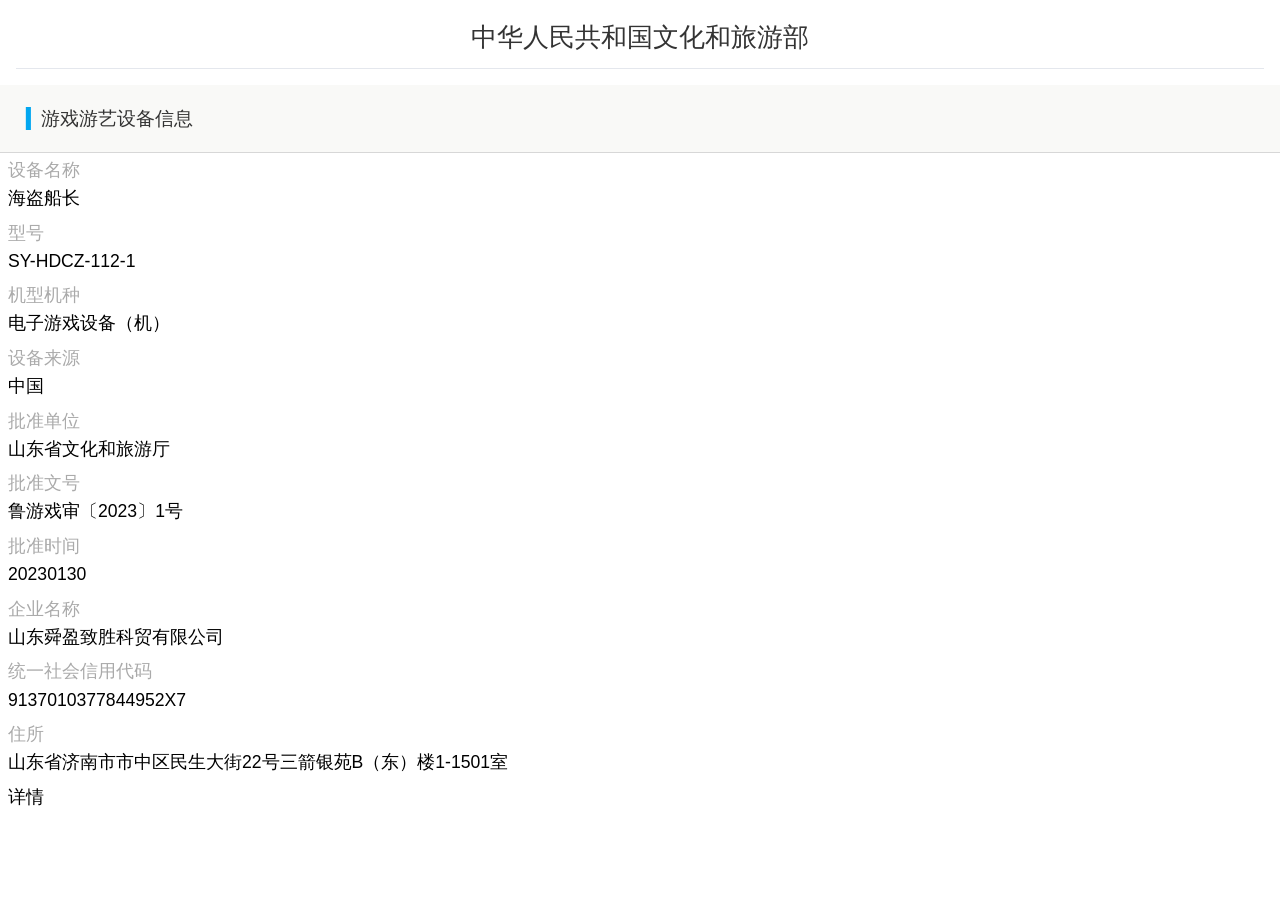
<file: machine.html>
<!DOCTYPE html>
<html lang="en">

<head>
    <meta charset="UTF-8">
    <meta name="viewport" content="width=device-width, initial-scale=1.0, maximum-scale=1.0, user-scalable=no">
    <meta http-equiv="X-UA-Compatible" content="ie=edge">
    <!--
        原先这里有一段基于 devicePixelRatio 的 rem/dpr 自适应脚本(flexible.js)。
        它会把 body 的 font-size 设成 12 * dpr（iPhone 上 dpr 常为 2 或 3，
        body 字号就变成 24px~36px），而页面里几乎所有文字用的都是百分比
        font-size(160%/150%/120%/110%)，全部在这个偏大的基准上再放大，
        导致在真机上文字巨大、换行错乱。
        另外这个脚本还会往 <head> 里插入自己的 viewport meta，但本页始终是
        被 template.html 用 <iframe> 嵌入展示的——移动端浏览器不会读取
        iframe 内部文档自己的 viewport meta，所以这段脚本唯一真正生效的
        部分就是那个把字号搞乱的 body.style.fontSize，有害无益，故整体移除，
        改为固定、可预测的字号基准。
    -->
    <title>&lrm;</title>
</head>
<style>
    @charset "utf-8";

    html {
        color: #333;
        background: #fff;
        overflow-y: scroll;
        -webkit-text-size-adjust: 100%;
        -ms-text-size-adjust: 100%;
        font-size: 16px;
    }

    body {
        /* 根据屏幕实际宽度(vw)在 12px~16px 之间平滑缩放，
           比固定 14px 更贴合不同尺寸手机，
           且不依赖 devicePixelRatio，不会在高分屏上被放大出错。 */
        font-size: clamp(12px, 3.6vw, 16px);
    }

    html * {
        outline: 0;
        -webkit-text-size-adjust: none;
        -webkit-tap-highlight-color: rgba(0, 0, 0, 0)
    }

    html,
    body {
        font-family: sans-serif
    }

    body,
    div,
    dl,
    dt,
    dd,
    ul,
    ol,
    li,
    h1,
    h2,
    h3,
    h4,
    h5,
    h6,
    pre,
    code,
    form,
    fieldset,
    legend,
    input,
    textarea,
    p,
    blockquote,
    th,
    td,
    hr,
    button,
    article,
    aside,
    details,
    figcaption,
    figure,
    footer,
    header,
    hgroup,
    menu,
    nav,
    section {
        margin: 0;
        padding: 0
    }

    input,
    select,
    textarea {
        font-size: 120%
    }

    table {
        border-collapse: collapse;
        border-spacing: 0
    }

    fieldset,
    img {
        border: 0
    }

    abbr,
    acronym {
        border: 0;
        font-variant: normal
    }

    del {
        text-decoration: line-through
    }

    address,
    caption,
    cite,
    code,
    dfn,
    em,
    th,
    var {
        font-style: normal;
        font-weight: 500
    }

    ol,
    ul {
        list-style: none
    }

    caption,
    th {
        text-align: left
    }

    h1,
    h2,
    h3,
    h4,
    h5,
    h6 {
        font-size: 120%;
        font-weight: 500
    }

    q:before,
    q:after {
        content: ''
    }

    sub,
    sup {
        font-size: 75%;
        line-height: 0;
        position: relative;
        vertical-align: baseline
    }

    sup {
        top: -.5em
    }

    sub {
        bottom: -.25em
    }

    a:hover {
        text-decoration: underline
    }

    ins,
    a {
        text-decoration: none
    }

    .container {
        background: #fff;
    }

    .top {
        border-width: 0px;
        overflow: hidden;
        width: 100%;
        background: linear-gradient(116.457856204838deg, #ffffff 0%, #ffffff 100%);
    }

    .top-first {
        text-align: center;
        border-bottom: 1px solid #e4e7ed;
        margin: 1em;
        margin-top: 20px;
    }

    .top-first .p-first {
        font-size: 160%;
        margin-bottom: .5em;
    }

    .top-first .p-second {
        font-size: 120%;
        margin-bottom: .7em
    }

    .top-second {
        margin: 1em;
        font-size: 120%;
    }

    .top-second ul li {
        display: inline-block;
        width: 100%;
        margin-bottom: .5em;
    }

    .first {
        line-height: 400%;
        background: inherit;
        background-color: rgba(249, 249, 247, 1);
        box-sizing: border-box;
        border-width: 1px;
        border-style: solid;
        border-color: rgba(215, 215, 215, 1);
        border-left: 0px;
        border-top: 0px;
        border-right: 0px;
        border-radius: 0px;
        border-bottom-right-radius: 0px;
        border-bottom-left-radius: 0px;
        -moz-box-shadow: none;
        -webkit-box-shadow: none;
        box-shadow: none;
    }

    .first .xd {
        margin: 1em;
        font-family: 'Arial Negreta', 'Arial Normal', 'Arial', sans-serif;
        font-weight: bold;
        font-style: normal;
        font-size: 150%;
        color: #02A7F0;
        text-align: right;
        margin-right: 10px;
        text-shadow: 2px 0 0 #02A7F0;
    }

    .first span:nth-child(2) {
        font-size: 120%;
    }

    .ycxx-line {
        border-bottom: 1px solid grey;
        padding-bottom: 0.2rem;
    }

    /* ==== 只改了下面 .ycxx 这一块：一列 + 全显示 ==== */
    .ycxx {
        margin: 0.2rem 0.5rem;
        font-size: 110%;
    }

    .ycxx-content {
        display: flex;
        flex-direction: column;
        line-height: 1.6;
        align-items: flex-start;
        margin-bottom: 0.4rem;
    }

    .ycxx-content .ycxx-left {
        display: flex;
        flex-direction: column;
        width: 100%;
    }

    .ycxx-left span:nth-child(1) {
        color: #AAAAAA;
    }

    .ycxx-left span:nth-child(2) {
        color: #000;
        word-break: break-all;
        overflow-wrap: break-word;
        white-space: normal;
    }
    /* ==== 改动到此结束，下面照抄原版 ==== */

    .ycxx-right span:nth-child(1) {
        color: #AAAAAA;
    }

    .yccs-left {
        width: 80%;
    }

    .yccs-right {
        float: right;
    }

    .bottom {
        margin-bottom: 0.5em;
        position: relative;
        margin-right: 0.7rem;
        float: right;
        line-height: 0.6rem;
        font-size: 120%;
        text-align: right;
    }

    textarea {
        margin: 0.2rem;
        width: 100%;
        height: fit-content;
        border: 1px solid #f2f2f2;
    }

    html,
    body,
    img {
        padding: 0;
        margin: 0;
        vertical-align: bottom;
        display: block
    }
</style>

<body>
<div class="container">
    <div class="top">
        <div class="top-first">
            <p class="p-first">中华人民共和国文化和旅游部</p>
        </div>
    </div>

    <div class="first">
        <span class="xd">|</span><span>游戏游艺设备信息</span>
    </div>
    <div class="ycxx">
        <div class="ycxx-content">
            <div class="ycxx-left">
                <span>设备名称</span>
                <span>海盗船长</span>
            </div>
        </div>
        <div class="ycxx-content">
            <div class="ycxx-left">
                <span>型号</span>
                <span>SY-HDCZ-112-1</span>
            </div>
        </div>
        <div class="ycxx-content">
            <div class="ycxx-left">
                <span>机型机种</span>
                <span>电子游戏设备（机）</span>
            </div>
        </div>
        <div class="ycxx-content">
            <div class="ycxx-left">
                <span>设备来源</span>
                <span>中国 </span>
            </div>
        </div>
        <div class="ycxx-content">
            <div class="ycxx-left">
                <span>批准单位</span>
                <span>山东省文化和旅游厅</span>
            </div>
        </div>
        <div class="ycxx-content">
            <div class="ycxx-left">
                <span>批准文号</span>
                <span>鲁游戏审〔2023〕1号</span>
            </div>
        </div>
        <div class="ycxx-content">
            <div class="ycxx-left">
                <span>批准时间</span>
                <span>20230130</span>
            </div>
        </div>
        <div class="ycxx-content">
            <div class="ycxx-left">
                <span>企业名称</span>
                <span>山东舜盈致胜科贸有限公司</span>
            </div>
        </div>
        <div class="ycxx-content">
            <div class="ycxx-left">
                <span>统一社会信用代码</span>
                <span>9137010377844952X7</span>
            </div>
        </div>
        <div class="ycxx-content">
            <div class="ycxx-left">
                <span>住所</span>
                <span>山东省济南市市中区民生大街22号三箭银苑B（东）楼1-1501室</span>
            </div>
        </div>
        <div class="ycxx-content">
            <div class="ycxx-left">
                <span> </span>
                <span><a onclick="tohref()">详情</a></span>
            </div>
        </div>
    </div>
</div>
</body>
<script>
      function postHeightToParent(){
        var h = document.body.scrollHeight;
        if (window.parent && window.parent !== window) {
            window.parent.postMessage({ type: 'machineHeight', height: h }, '*');
        }
    }
    window.addEventListener('load', postHeightToParent);
    window.addEventListener('resize', postHeightToParent);

    setTimeout(postHeightToParent, 500);

    function tohref(){
        var url='http://gs.sdyygl.com:10088/eiod/mbDevice.html?id=10000070&areaCode=370000&showQrcode=true';
        if(url==null||url==""||url=="null"||url=="undefined"){
            alert("暂无详情");
        }
        if(url.includes("http")){
            window.location.href=url;
        }else {
            window.location.href="https://"+url;
        }
    }
</script>
</html>
</file>
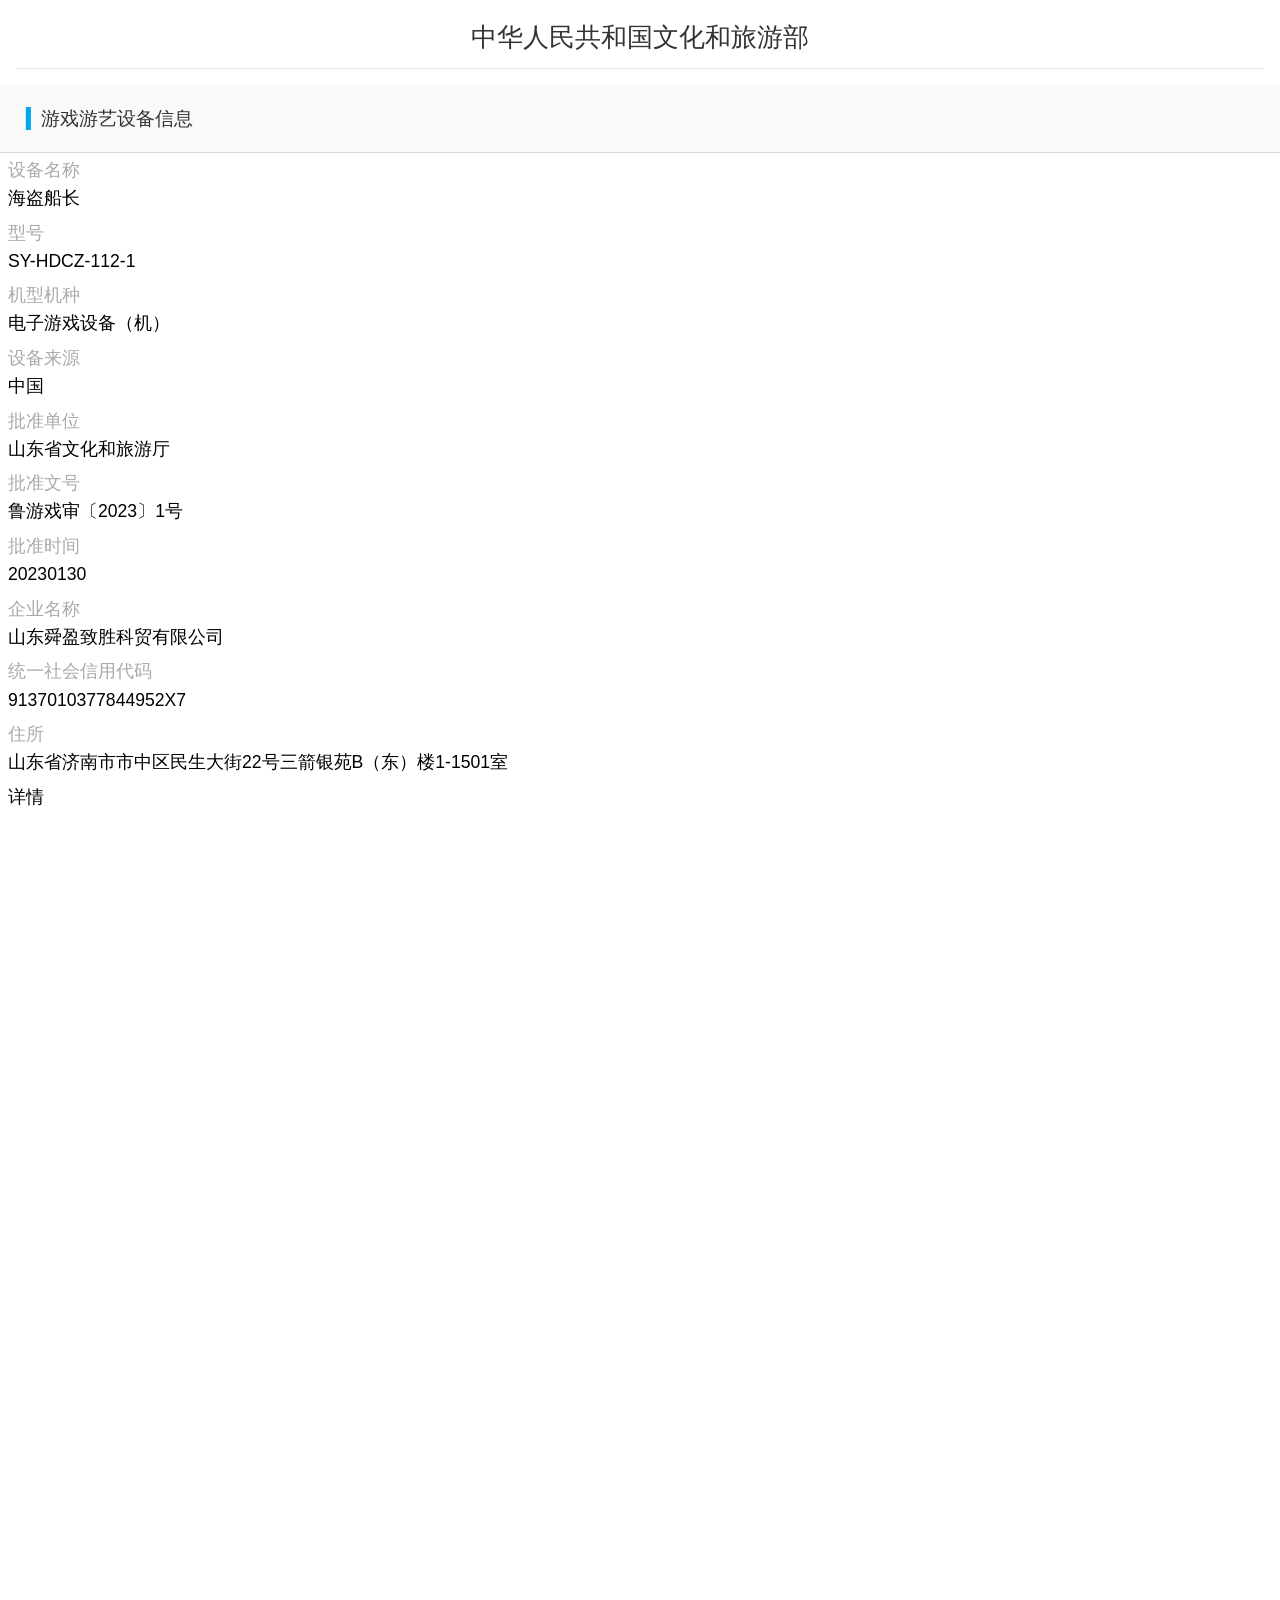
<file: template.html>
<html>
<head>
    <title>畅凯动漫游艺设备电子标识</title>
	<meta name="viewport" content="width=device-width, initial-scale=1, user-scalable=no"/>
	<style>
		body,.page-wrap {
			width: 100%;
            height: 100%;
			margin: 0;
			padding: 0;
		}
		.page-wrap .device-info .header{
			width: 100%;
			height: 45px;
			font-size: 18px;
			font-weight: 400;
			background-color: rgb(49, 63, 86);
			color: rgba(255, 255, 255, 1);
			display: flex;
			align-items: center;
			justify-content: center;
		}
        .item-list {
            padding: 10px 30px 0 20px;
        }
        .item-list  .list {
            display: flex;
            font-size: 14px;
            font-weight: 400;
            color: rgba(0, 0, 0, 1);
            line-height: 26px;
        }
        .item-list  .list .label {
             width: 70px;
             flex-shrink: 0;
             margin-right: 15px;
         }
        .tips {
            padding: 0 20px;
            font-size: 14px;
            margin: 15px 0;
        }
        .device-info .foot {
            background-color: rgb(239, 239, 244);
            text-align: center;
            font-size: 12px;
            font-weight: 400;
            color: rgba(0, 0, 0, 1);
            line-height: 20px;
            padding: 12px 0 12px 0;
        }
		.device-info .foot a {
			color: #000;
			text-decoration: none;
        }
        .page-wrap{
            display: none;
        }
    </style>
</head>
<body>
    <div class="page-wrap">
	<div class="draw-page">
		<iframe id="machineFrame" src="machine.html" frameBorder=0 marginwidth=0 marginheight=0 scrolling="no" width="100%" height="400" style="border:0; display:block;"></iframe>
	</div>
	<div class="device-info">
		<div class="header">场地与设备信息</div>
        <div class="item-list">
            <div class="list">
                <div class="label">所在场地:</div>																									
                <div>上海角艺游科技有限公司</div>
            </div>
			<div class="list">
                <div class="label">设备编号:</div>
                <div>3739851</div>
            </div>
            <div class="list">
                <div class="label">销售厂家:</div>
                <div>广州畅凯动漫科技有限公司</div>
            </div>
            
        </div>
	    <img src='biaoshi.jpg' width='100%'>       <img src='authorization.jpg' width='100%'> <div class="foot">
            <div class="foot-item">

			</div>			
        </div>
    
	</div>
</div>




</body>

<script>
    window.pageConfig = {
        active : '1',
        officialQrContentUrl : ""
    }

    pageConfig.active == 0 ? location.href = pageConfig.officialQrContentUrl :  document.querySelector('.page-wrap').style.display = 'block';


    window.addEventListener('message', function (e) {
        if (e.data && e.data.type === 'machineHeight') {
            var frame = document.getElementById('machineFrame');
            if (frame && e.data.height) {
                frame.style.height = e.data.height + 'px';
            }
        }
    });
</script>
</html>
</file>
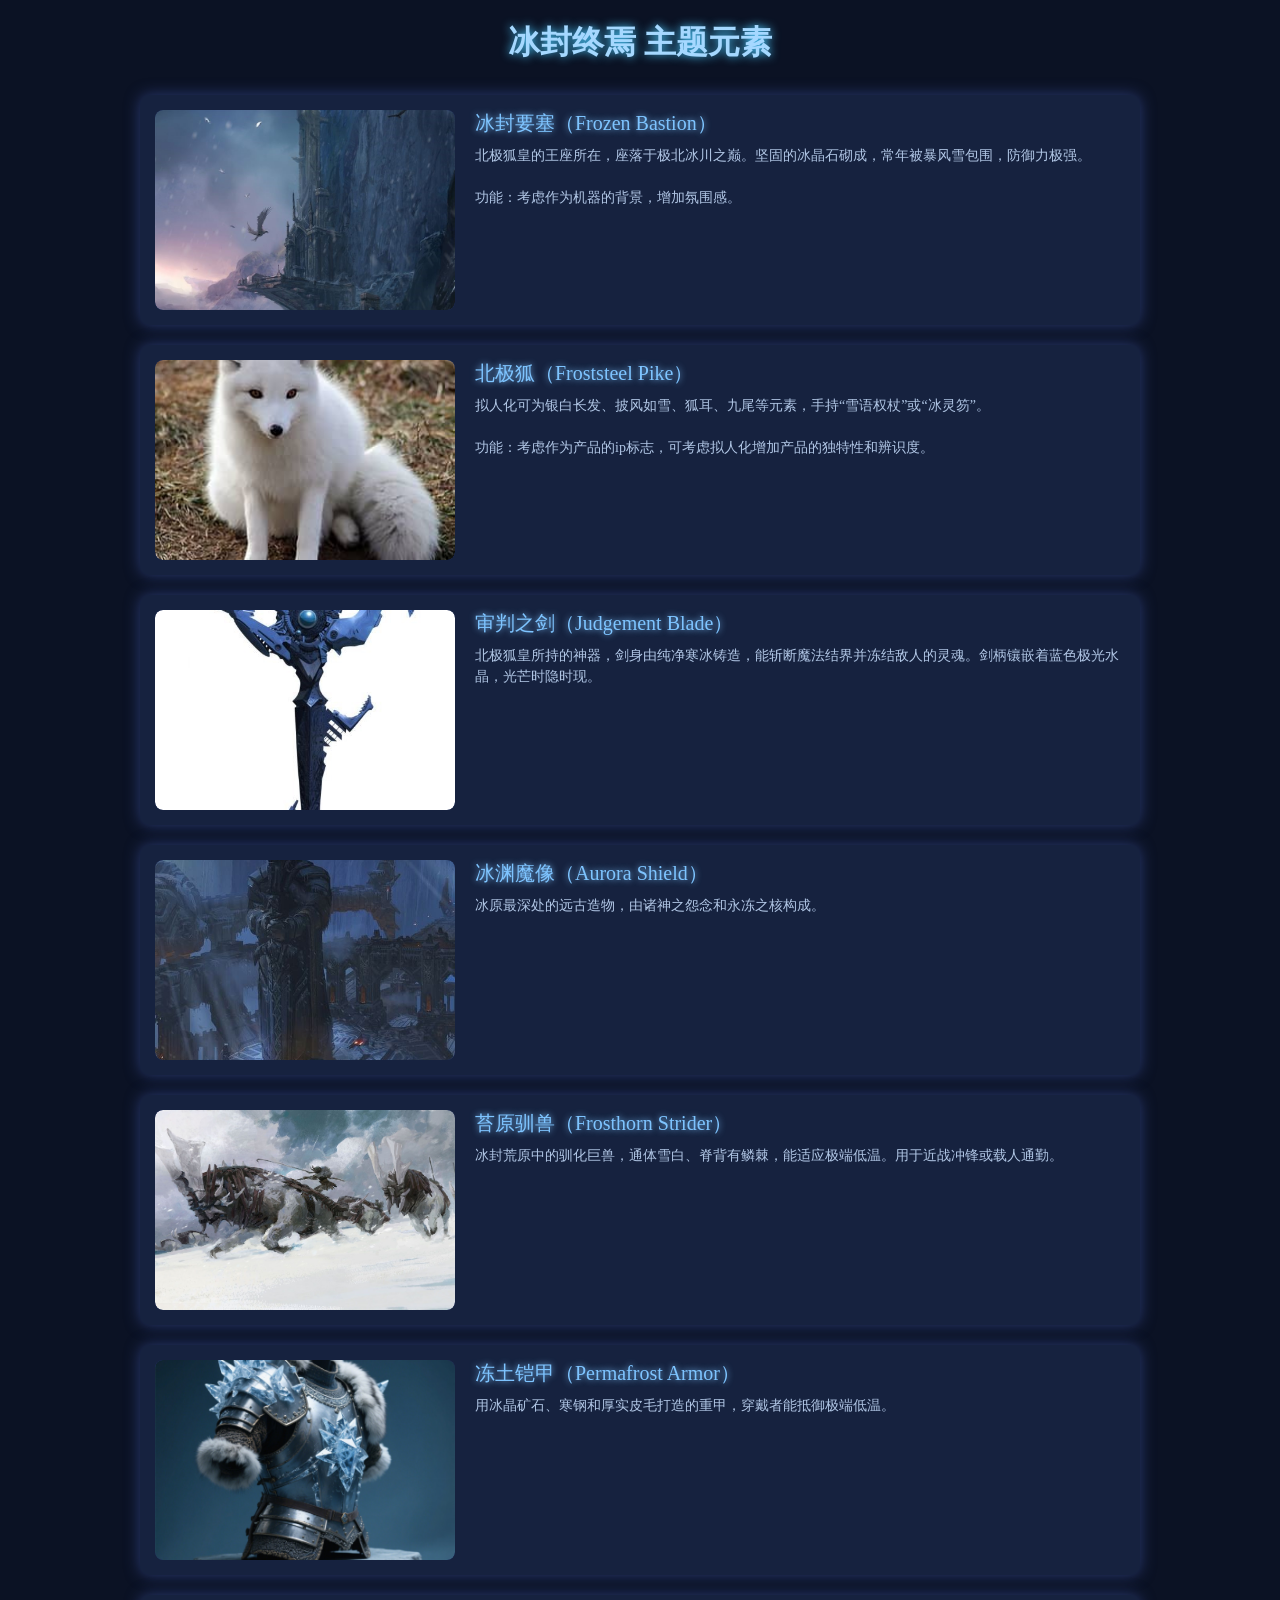
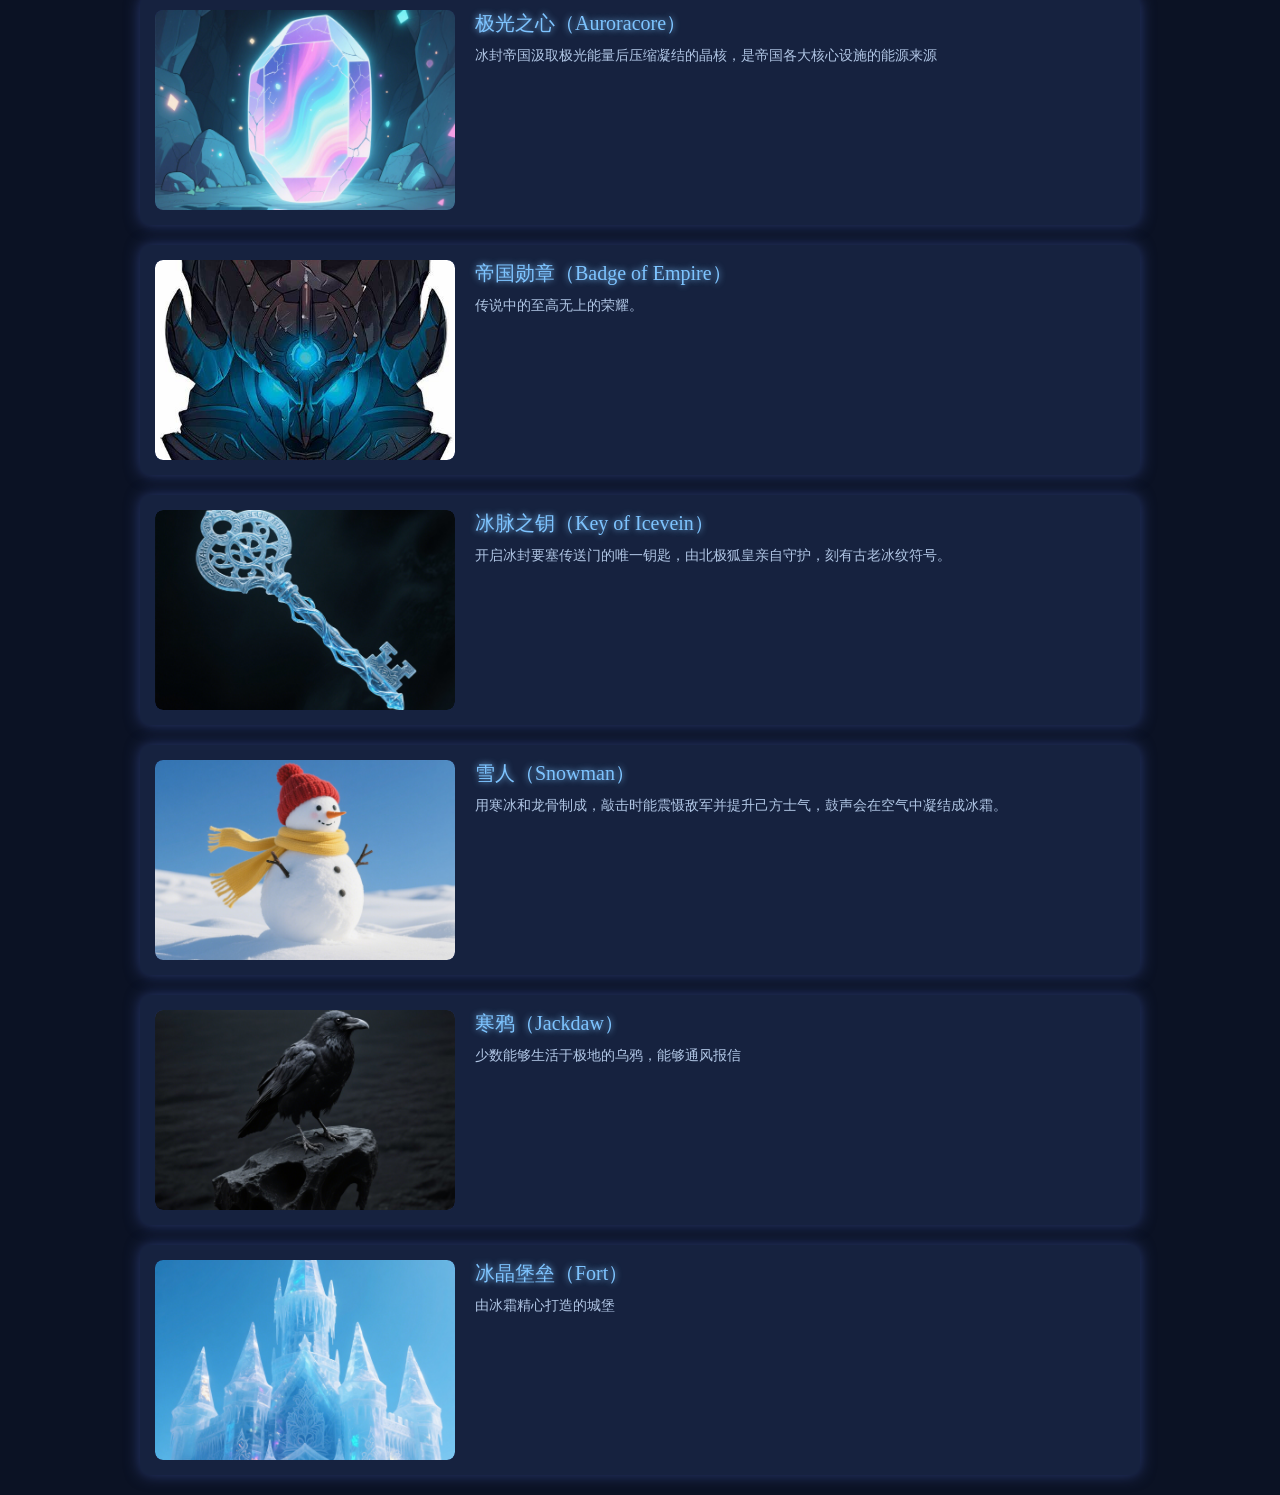
<file: topic/冰封终焉1.html>
<!DOCTYPE html>
<html lang="zh-CN">
<head>
<meta charset="UTF-8" />
<meta name="viewport" content="width=device-width, initial-scale=1" />
<title>冰封终焉  题元素</title>
<style>
  body {
    background: #0b1224;
    color: #d0e6f9;
    font-family: "宋体", "Times New Roman", sans-serif;
    margin: 20px;
  }
  h1 {
    text-align: center;
    color: #a5d8ff;
    margin-bottom: 30px;
    text-shadow: 0 0 10px #4acaff;
  }
  .element-list {
    max-width: 1000px;
    margin: 0 auto;
  }
  .element {
    display: flex;
    background: #16223f;
    border-radius: 10px;
    margin-bottom: 20px;
    padding: 15px;
    box-shadow: 0 0 15px #2a3a70;
  }
.img-placeholder {
  flex: 0 0 300px;
  aspect-ratio: 3 / 2; /* 保持3:2比例框，可自动伸缩高度 */
  background: #20305f;
  border-radius: 8px;
  margin-right: 20px;
  overflow: hidden;
  display: flex;
  align-items: center;
  justify-content: center;
}

.img-placeholder img {
  width: 100%;
  height: 100%;
  object-fit: cover;      /* 保持比例填满裁剪 */
  object-position: center; /* 居中对齐 */
  border-radius: 8px;
}

  .element-content {
    flex: 1;
  }
  .element-title {
    font-size: 20px;
    color: #7ec4ff;
    margin-bottom: 8px;
    text-shadow: 0 0 6px #7ec4ff;
  }
  .element-desc {
    font-size: 14px;
    line-height: 1.5em;
    color: #c9e0ffdd;
  }
  @media (max-width: 600px) {
    .element {
      flex-direction: column;
      align-items: center;
    }
    .img-placeholder {
      margin-right: 0;
      margin-bottom: 12px;
      width: 80%;
      height: auto;
      aspect-ratio: 3 / 2;
    }
    .element-content {
      text-align: center;
    }
  }
</style>
</head>
<body>

<h1>冰封终焉     主题元素</h1>

<div class="element-list">

  <div class="element">
    <div class="img-placeholder">
      <img src="frost.jpg" alt="冰封要塞" />
    </div>
    <div class="element-content">
      <div class="element-title">冰封要塞（Frozen Bastion）</div>
      <div class="element-desc">
        北极狐皇的王座所在，座落于极北冰川之巅。坚固的冰晶石砌成，常年被暴风雪包围，防御力极强。
        <br><br>功能：考虑作为机器的背景，增加氛围感。
      </div>
    </div>
  </div>

 <div class="element">
    <div class="img-placeholder">
      <img src="huli.jpg" alt="北极狐" />
    </div>
    <div class="element-content">
      <div class="element-title">北极狐（Froststeel Pike）</div>
      <div class="element-desc">
        拟人化可为银白长发、披风如雪、狐耳、九尾等元素，手持“雪语权杖”或“冰灵笏”。
        <br><br>功能：考虑作为产品的ip标志，可考虑拟人化增加产品的独特性和辨识度。
      </div>
    </div>
  </div>

  <div class="element">
    <div class="img-placeholder">
      <img src="sword.jpg" alt="审判之剑" />
    </div>
    <div class="element-content">
      <div class="element-title">审判之剑（Judgement Blade）</div>
      <div class="element-desc">
        北极狐皇所持的神器，剑身由纯净寒冰铸造，能斩断魔法结界并冻结敌人的灵魂。剑柄镶嵌着蓝色极光水晶，光芒时隐时现。
      </div>
    </div>
  </div>

  <div class="element">
    <div class="img-placeholder">
      <img src="statue.JPG" alt="冰渊魔像" />
    </div>
    <div class="element-content">
      <div class="element-title">冰渊魔像（Aurora Shield）</div>
      <div class="element-desc">
        冰原最深处的远古造物，由诸神之怨念和永冻之核构成。
      </div>
    </div>
  </div>

  <div class="element">
    <div class="img-placeholder">
      <img src="maoniu.jpg" alt="苔原驯兽" />
    </div>
    <div class="element-content">
      <div class="element-title">苔原驯兽（Frosthorn Strider）</div>
      <div class="element-desc">
        冰封荒原中的驯化巨兽，通体雪白、脊背有鳞棘，能适应极端低温。用于近战冲锋或载人通勤。
      </div>
    </div>
  </div>

  <div class="element">
    <div class="img-placeholder">
      <img src="Armor.png" alt="冻土铠甲" />
    </div>
    <div class="element-content">
      <div class="element-title">冻土铠甲（Permafrost Armor）</div>
      <div class="element-desc">
        用冰晶矿石、寒钢和厚实皮毛打造的重甲，穿戴者能抵御极端低温。
      </div>
    </div>
  </div>

  <div class="element">
    <div class="img-placeholder">
      <img src="Auroracore.png" alt="极光之心" />
    </div>
    <div class="element-content">
      <div class="element-title">极光之心（Auroracore）</div>
      <div class="element-desc">
        冰封帝国汲取极光能量后压缩凝结的晶核，是帝国各大核心设施的能源来源
      </div>
    </div>
  </div>

  <div class="element">
    <div class="img-placeholder">
      <img src="badge.jpg" alt="帝国勋章" />
    </div>
    <div class="element-content">
      <div class="element-title">帝国勋章（Badge of Empire）</div>
      <div class="element-desc">
        传说中的至高无上的荣耀。
      </div>
    </div>
  </div>

  <div class="element">
    <div class="img-placeholder">
      <img src="key.png" alt="冰脉之钥" />
    </div>
    <div class="element-content">
      <div class="element-title">冰脉之钥（Key of Icevein）</div>
      <div class="element-desc">
        开启冰封要塞传送门的唯一钥匙，由北极狐皇亲自守护，刻有古老冰纹符号。
      </div>
    </div>
  </div>

  <div class="element">
    <div class="img-placeholder">
      <img src="snowman.png" alt="雪人" />
    </div>
    <div class="element-content">
      <div class="element-title">雪人（Snowman）</div>
      <div class="element-desc">
        用寒冰和龙骨制成，敲击时能震慑敌军并提升己方士气，鼓声会在空气中凝结成冰霜。
      </div>
    </div>
  </div>

<div class="element">
    <div class="img-placeholder">
      <img src="Jackdaw.png" alt="寒鸦" />
    </div>
    <div class="element-content">
      <div class="element-title">寒鸦（Jackdaw）</div>
      <div class="element-desc">
        少数能够生活于极地的乌鸦，能够通风报信
      </div>
    </div>
  </div>
  
  <div class="element">
    <div class="img-placeholder">
      <img src="castle.png" alt="冰晶堡垒" />
    </div>
    <div class="element-content">
      <div class="element-title">冰晶堡垒（Fort）</div>
      <div class="element-desc">
        由冰霜精心打造的城堡
      </div>
    </div>
  </div>

</div>

</body>
</html>
</file>
